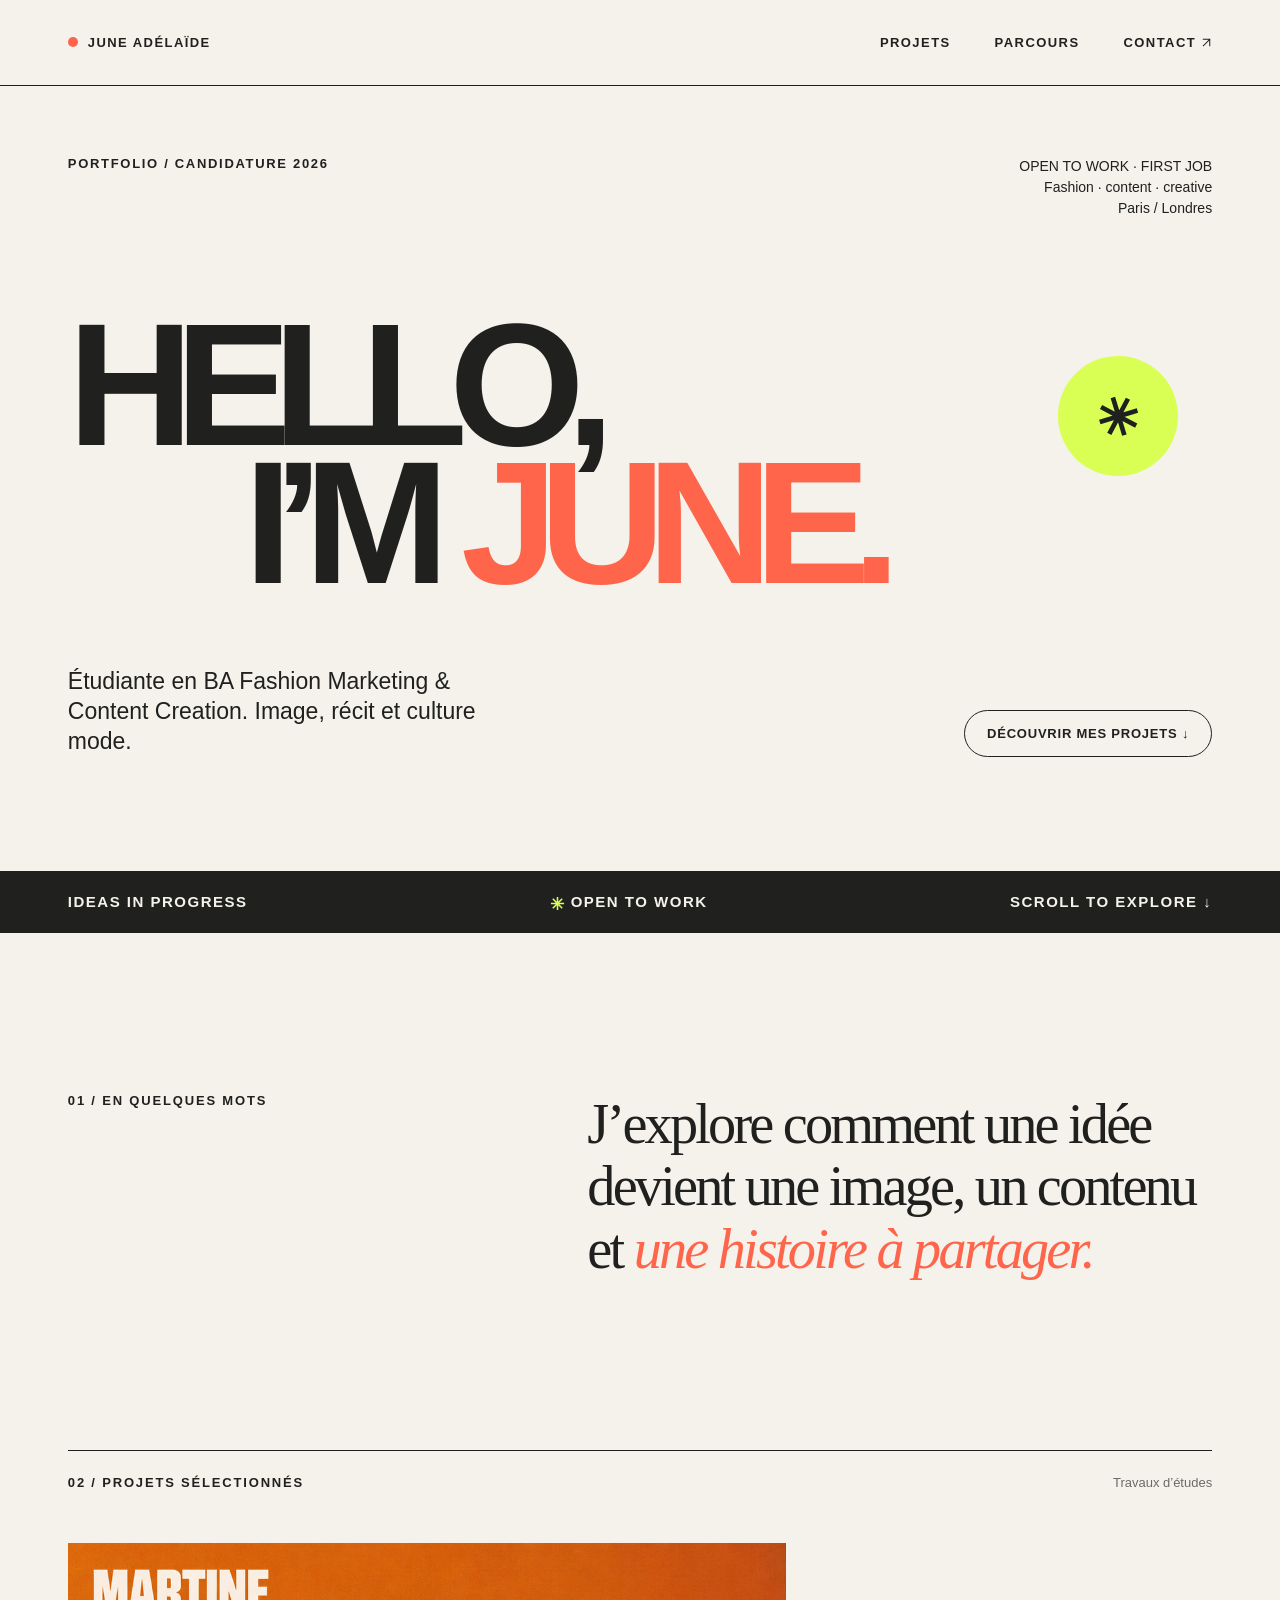
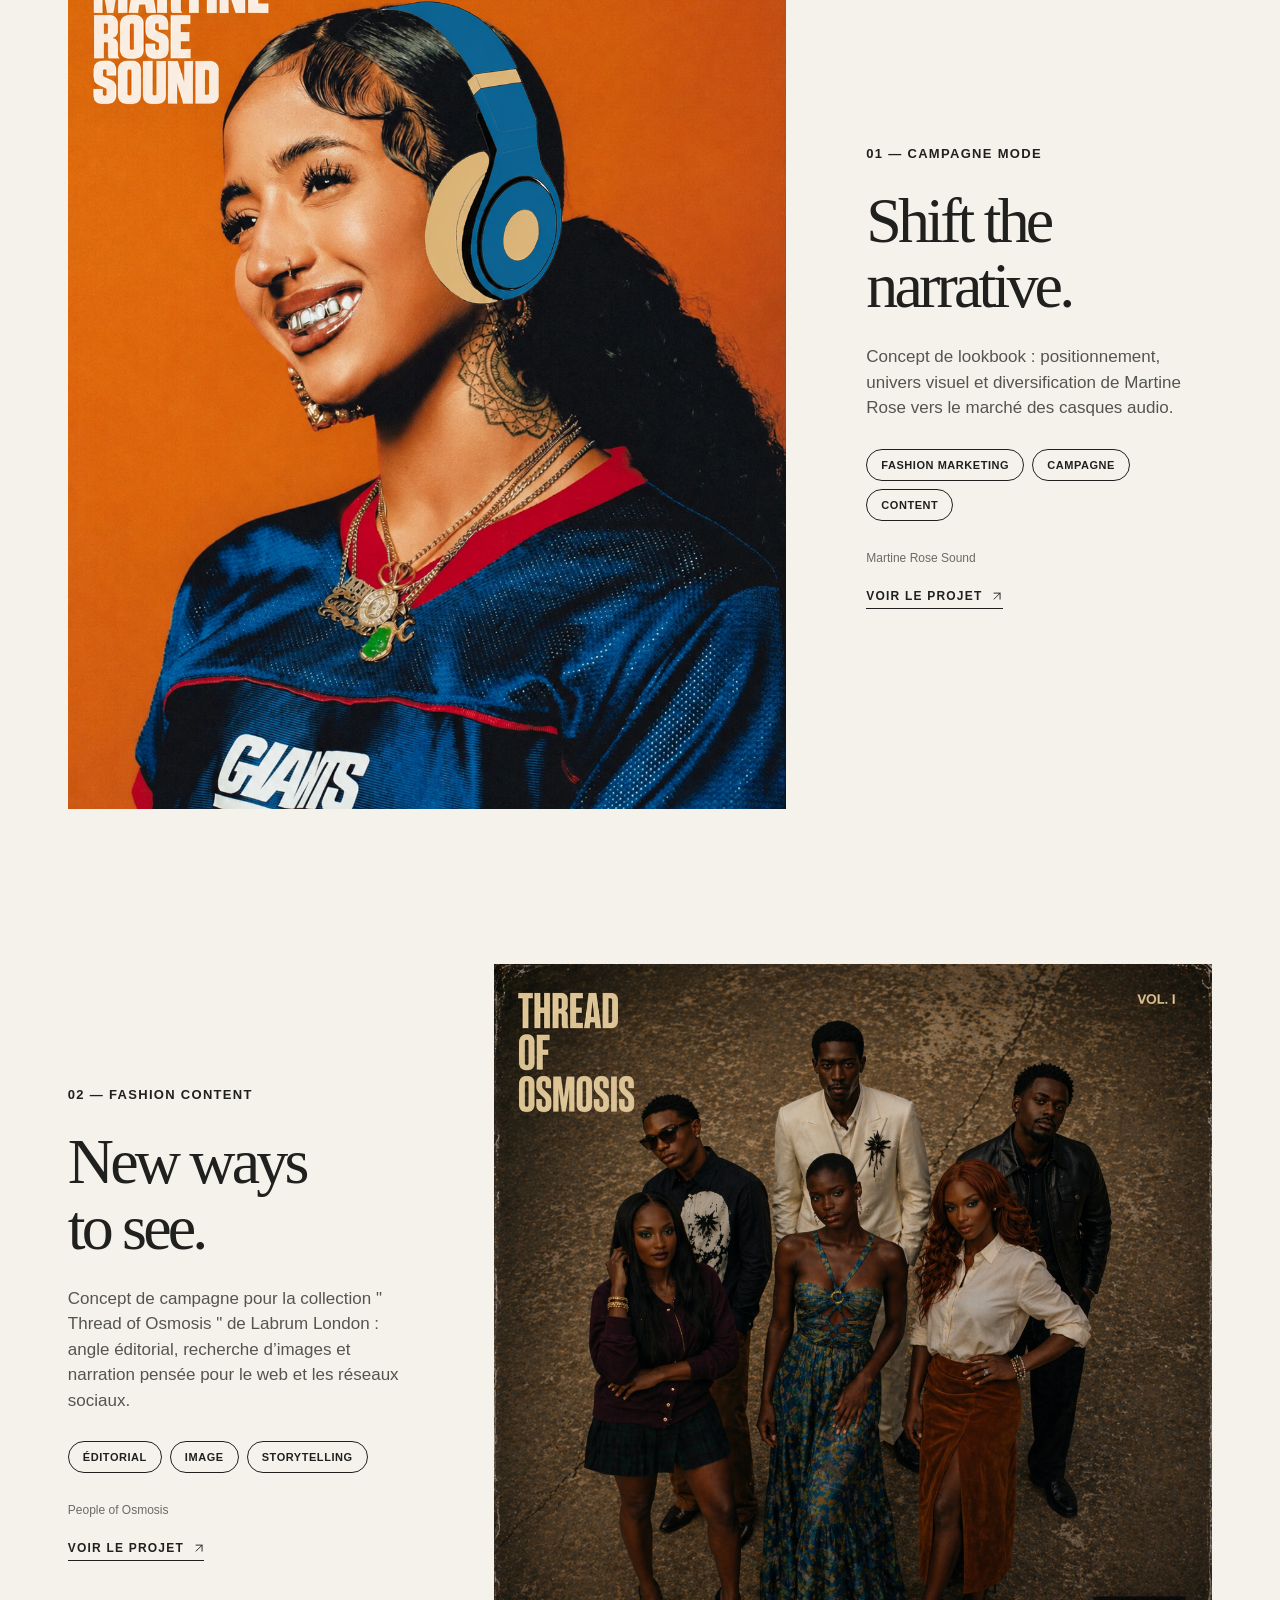
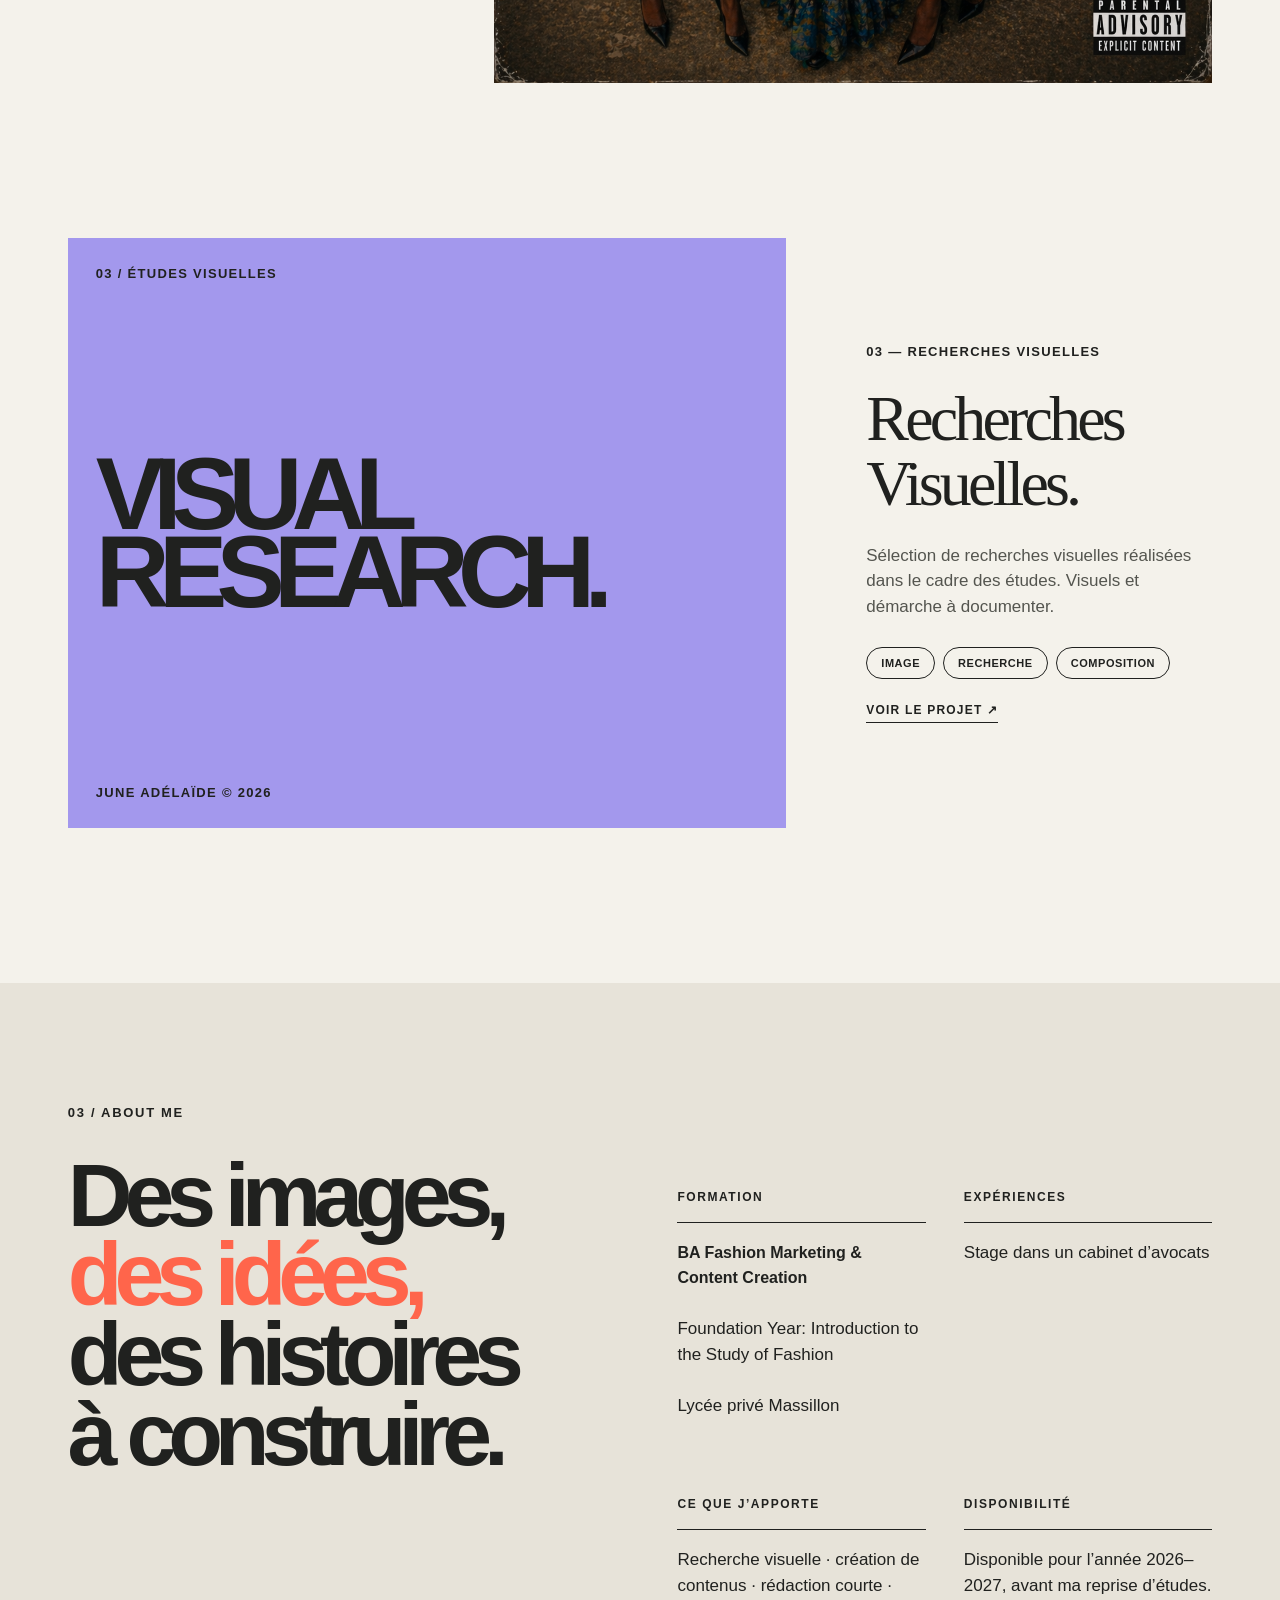
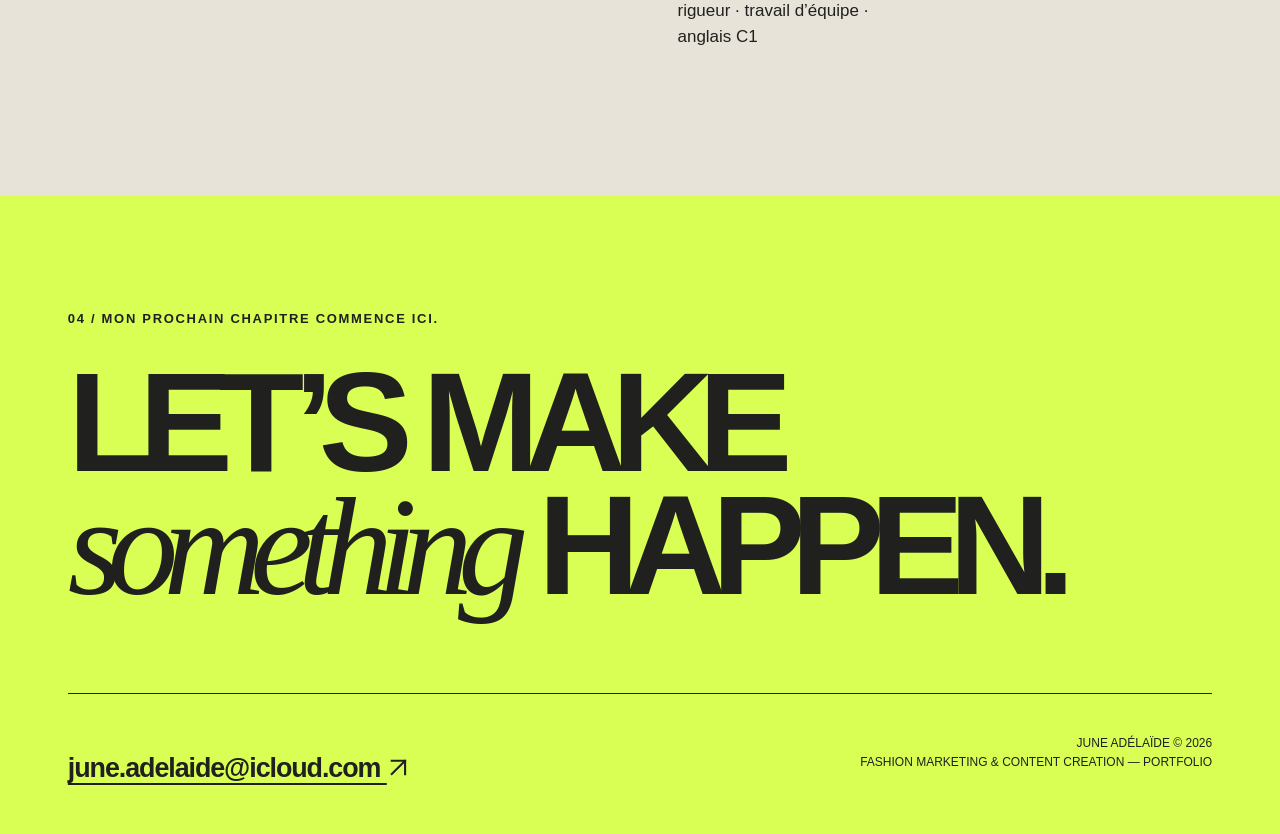
<file: index.html>
<!doctype html>
<html lang="fr">

<head>
  <meta charset="utf-8">
  <meta name="viewport" content="width=device-width,initial-scale=1">
  <title>June Adélaïde — Portfolio</title>
  
  <link rel="stylesheet" href="styles.css">
</head>

<body class="home">
  <main class="page">
    <nav class="nav"><a href="#top"><span class="dot"></span>JUNE ADÉLAÏDE</a>
      <div class="nav-links"><a href="#projets">PROJETS</a><a href="#parcours">PARCOURS</a><a href="#contact">CONTACT
          <svg class="arrow-icon" viewBox="0 0 24 24" aria-hidden="true" focusable="false">
            <path d="M5 19 19 5M5 5h14v14" fill="none" stroke="currentColor" stroke-width="2.2" stroke-linecap="square"
              stroke-linejoin="miter" />
          </svg></a></div>
    </nav>
    <header class="hero" id="top">
      <div class="hero-top"><span class="eyebrow">Portfolio / candidature 2026</span>
        <p>OPEN TO WORK · FIRST JOB<br>Fashion · content · creative<br>Paris / Londres</p>
      </div>
      <div class="sun"><svg aria-hidden="true" width="1em" height="1em" viewBox="0 0 48 48" style="vertical-align:middle" fill="none" stroke="currentColor" stroke-width="5"><path d="M24 3v42M3 24h42M9 9l30 30M9 39L39 9"/></svg></div>
      <h1><span>HELLO,</span><span class="offset">I’M <em>JUNE.</em></span></h1>
      <div class="hero-baseline">
        <p>Étudiante en BA Fashion Marketing &amp; Content Creation. Image, récit et culture mode.</p><a class="pill"
          href="#projets">DÉCOUVRIR MES PROJETS ↓</a>
      </div>
    </header>
    <div class="ticker"><span>IDEAS IN PROGRESS</span><span><b><svg aria-hidden="true" width="1em" height="1em" viewBox="0 0 48 48" style="vertical-align:middle" fill="none" stroke="currentColor" stroke-width="5"><path d="M24 3v42M3 24h42M9 9l30 30M9 39L39 9"/></svg></b> OPEN TO WORK</span><span>SCROLL TO EXPLORE ↓</span>
    </div>
    <section class="intro">
      <h2>01 / En quelques mots</h2>
      <p>J’explore comment une idée devient une image, un contenu et <i>une histoire à partager.</i></p>
    </section>
    <section class="projects" id="projets">
      <div class="section-heading">
        <h2 class="section-title">02 / Projets sélectionnés</h2>
        <p>Travaux d’études</p>
      </div>
      <article class="project">
        <div class="art art-one">
          <img
            src="images/mrs-cover-project01.png"
            alt="Projet 01 — Campagne mode" class="project-image">
        </div>
        <div class="project-copy"><span class="number">01 — CAMPAGNE MODE</span>
          <h3>Shift the<br>narrative.</h3>
          <p>Concept de lookbook : positionnement, univers visuel et diversification de Martine Rose vers le
            marché des casques audio.</p>
          <div class="tags"><span>Fashion marketing</span><span>Campagne</span><span>Content</span></div>
          <div class="note">Martine Rose Sound</div>
          <a class="project-link" href="projet-martine-rose.html">VOIR LE PROJET <svg class="arrow-icon"
              viewBox="0 0 24 24" aria-hidden="true" focusable="false">
              <path d="M5 19 19 5M5 5h14v14" fill="none" stroke="currentColor" stroke-width="2.2"
                stroke-linecap="square" stroke-linejoin="miter" />
            </svg></a>
        </div>
      </article>
      <article class="project reverse">
        <div class="art art-two">
          <img
            src="images/osmosis-vinyle.png"
            alt="Projet 02 — Fashion content" class="project-image">
        </div>
        <div class="project-copy"><span class="number">02 — FASHION CONTENT</span>
          <h3>New ways<br>to see.</h3>
          <p>Concept de campagne pour la collection " Thread of Osmosis " de Labrum London : angle éditorial,
            recherche d’images et narration pensée pour le web et les réseaux sociaux.</p>
          <div class="tags"><span>Éditorial</span><span>Image</span><span>Storytelling</span></div>
          <div class="note">People of Osmosis</div>
          <a class="project-link" href="projet-osmosis.html">VOIR LE PROJET <svg class="arrow-icon" viewBox="0 0 24 24"
              aria-hidden="true" focusable="false">
              <path d="M5 19 19 5M5 5h14v14" fill="none" stroke="currentColor" stroke-width="2.2"
                stroke-linecap="square" stroke-linejoin="miter" />
            </svg></a>
        </div>
      </article>
      <article class="project project-visual">
        <div class="art art-three" role="img" aria-label="Composition typographique Visual Research sur fond lavande">
          <span>03 / ÉTUDES VISUELLES</span>
          <strong>VISUAL<br>RESEARCH.</strong>
          <span>JUNE ADÉLAÏDE © 2026</span>
        </div>
        <div class="project-copy"><span class="number">03 — RECHERCHES VISUELLES</span>
          <h3>Recherches<br>Visuelles.</h3>
          <p>Sélection de recherches visuelles réalisées dans le cadre des études. Visuels et démarche à documenter.</p>
          <div class="tags"><span>Image</span><span>Recherche</span><span>Composition</span></div>
          <a class="project-link" href="projet-visual-research.html">VOIR LE PROJET ↗</a>
        </div>
      </article>
    </section>
    <section class="about" id="parcours">
      <div><span class="eyebrow">03 / About me</span>
        <h2>Des images,<br><span>des idées,</span><br>des histoires<br>à construire.</h2>
      </div>
      <div class="about-grid">
        <div>
          <h3>Formation</h3>
          <p><strong>BA Fashion Marketing &amp; Content Creation</strong><br><br>Foundation Year: Introduction to the Study
            of Fashion<br><br>Lycée privé Massillon
          </p>
        </div>
        <div>
          <h3>Expériences</h3>
          <p>Stage dans un cabinet d’avocats</p>
        </div>
        <div>
          <h3>Ce que j’apporte</h3>
          <p>Recherche visuelle · création de contenus · rédaction courte · rigueur · travail d’équipe · anglais C1</p>
        </div>
        <div>
          <h3>Disponibilité</h3>
          <p>Disponible pour l’année 2026–2027, avant ma reprise d’études.</p>
        </div>
      </div>
    </section>
    <footer class="end" id="contact">
      <div class="eyebrow">04 / Mon prochain chapitre commence ici.</div>
      <h2>LET<b class="contact-apostrophe">’</b>S MAKE<br><span>something</span> HAPPEN.</h2>
      <div class="end-bottom"><a href="mailto:june.adelaide@icloud.com">june.adelaide@icloud.com <svg class="arrow-icon"
            viewBox="0 0 24 24" aria-hidden="true" focusable="false">
            <path d="M5 19 19 5M5 5h14v14" fill="none" stroke="currentColor" stroke-width="2.2" stroke-linecap="square"
              stroke-linejoin="miter" />
          </svg></a>
        <p>JUNE ADÉLAÏDE © 2026<br>FASHION MARKETING & CONTENT CREATION — PORTFOLIO</p>
      </div>
    </footer>
  </main>
</body>

</html>
</file>
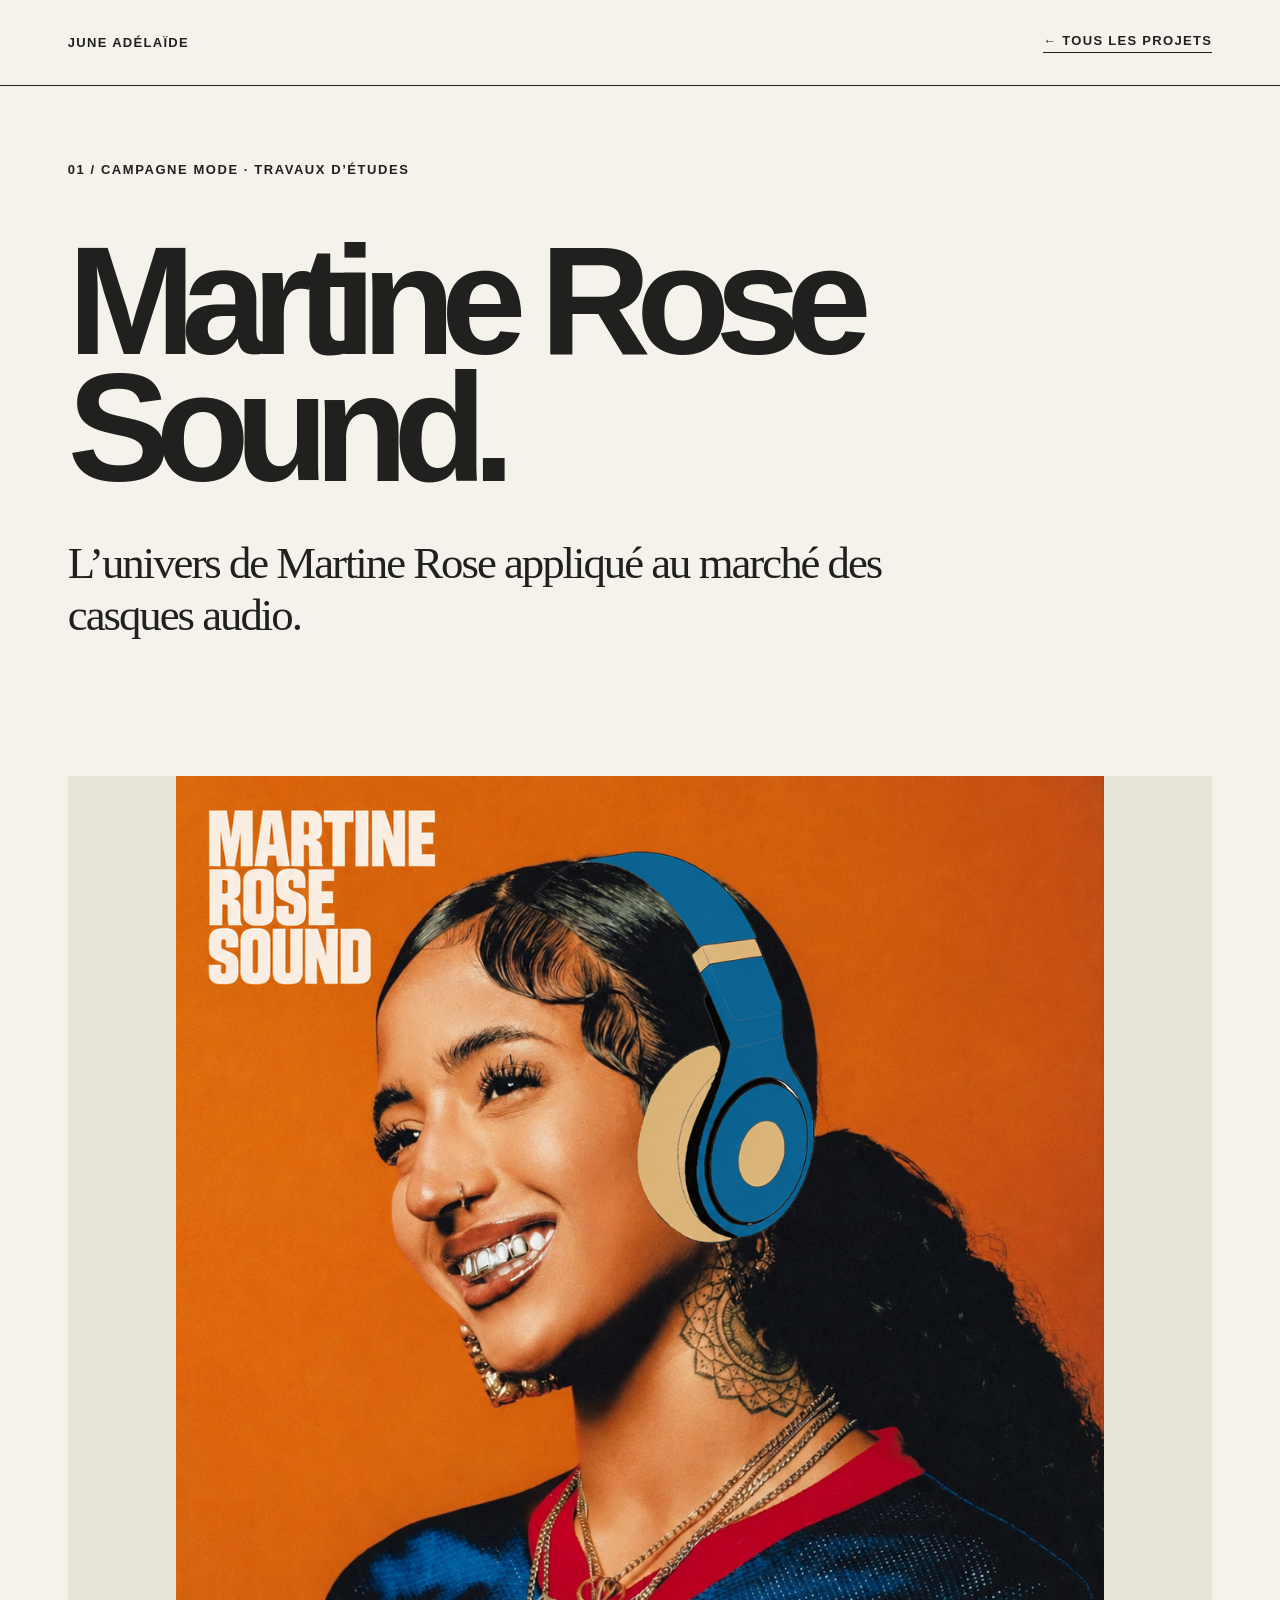
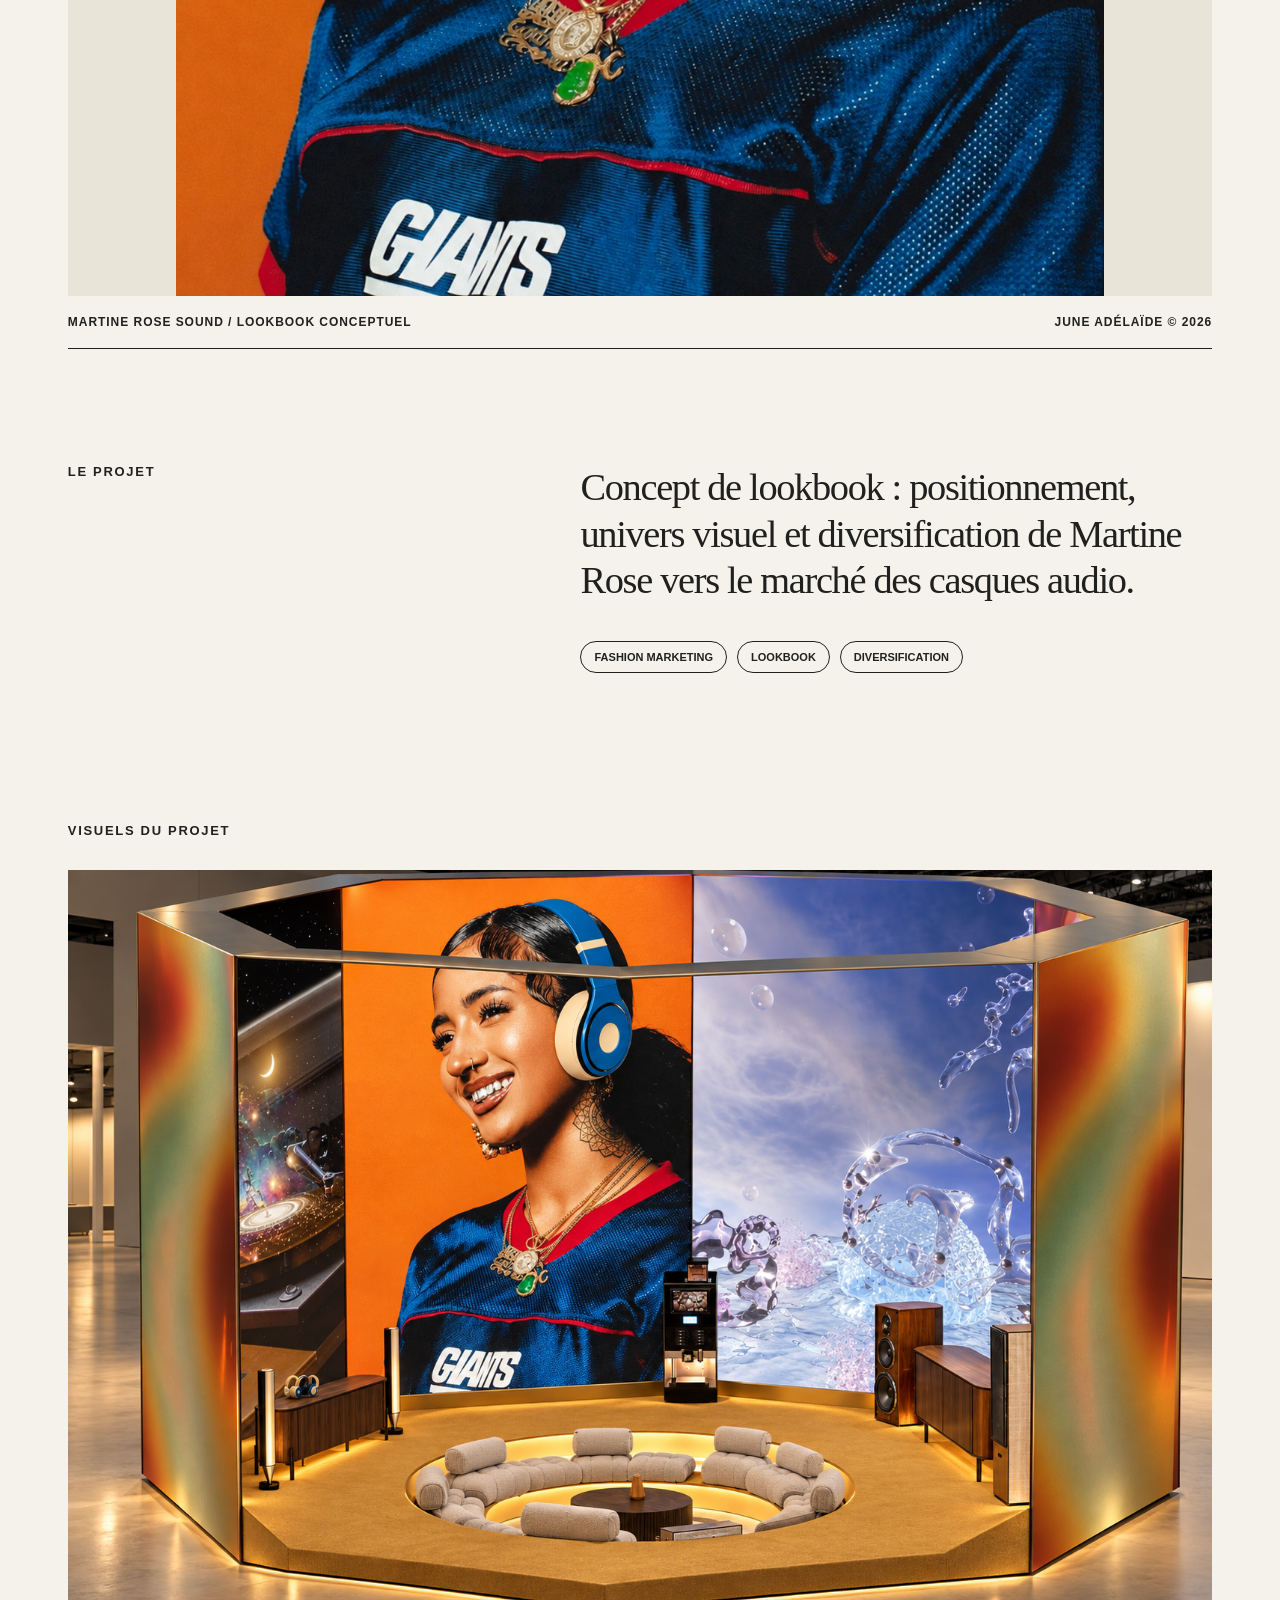
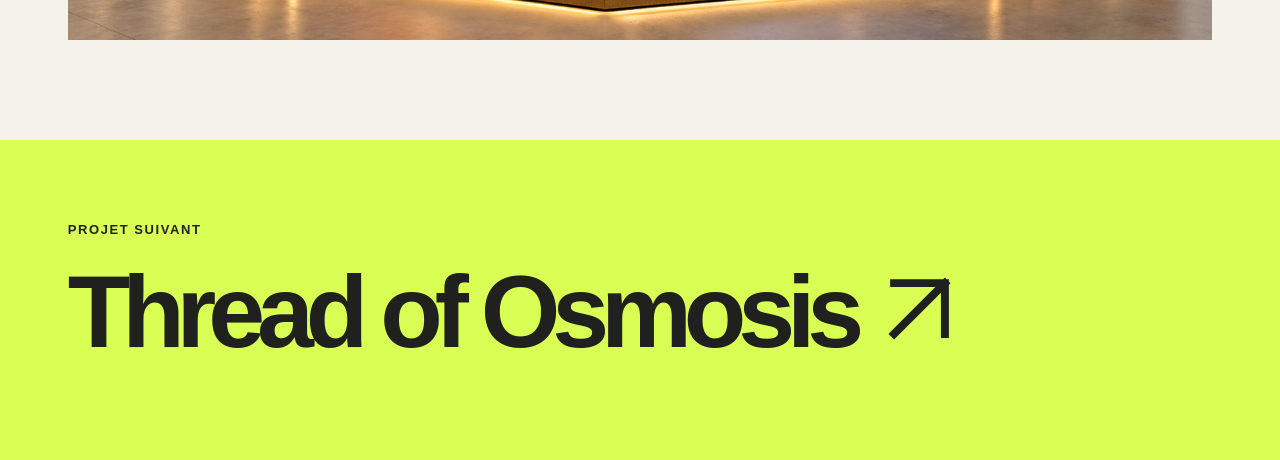
<file: projet-martine-rose.html>
<!doctype html>
<html lang="fr">

<head>
  <meta charset="utf-8">
  <meta name="viewport" content="width=device-width,initial-scale=1">
  <title>Martine Rose Sound. — June Adélaïde</title>
  
  
  <link rel="stylesheet" href="styles.css">
</head>

<body class="martine">
  <main class="page">
    <nav class="nav"><a href="index.html">JUNE ADÉLAÏDE</a>
      <a href="index.html#projets">← TOUS LES PROJETS</a>
    </nav>
    <header class="intro"><span class="eyebrow">01 / Campagne mode · Travaux d’études</span>
      <h1>Martine Rose<br>Sound.</h1>
      <p class="lede">L’univers de Martine Rose appliqué au marché des casques audio.</p>
    </header>
    <figure class="hero-image"><img
        src="images/mrs-cover-project01.png"
        alt="Visuel du projet Martine Rose Sound.">
      <figcaption class="caption"><span>Martine Rose Sound / lookbook conceptuel</span><span>JUNE ADÉLAÏDE © 2026</span>
      </figcaption>
    </figure>
    <section class="reading">
      <h2>Le projet</h2>
      <div>
        <p>Concept de lookbook : positionnement, univers visuel et diversification de Martine Rose vers le marché
          des casques audio.</p>
        <div class="meta"><span>Fashion marketing</span><span>Lookbook</span><span>Diversification</span></div>
      </div>
    </section>
    <section class="project-gallery" aria-label="Visuels du projet"><h2>Visuels du projet</h2><div class="gallery-track"><figure class="gallery-item wide"><a href="images/pop-up-martinrosesound.png" target="_blank" rel="noopener" aria-label="Agrandir : Proposition de pop-up Martine Rose Sound"><img src="images/pop-up-martinrosesound.png" alt="Proposition de pop-up Martine Rose Sound" loading="lazy" decoding="async"></a></figure></div></section>
<footer class="next"><span class="eyebrow">Projet suivant</span><a href="projet-osmosis.html">Thread of Osmosis <svg
          class="arrow-icon" viewBox="0 0 24 24" aria-hidden="true" focusable="false">
          <path d="M5 19 19 5M5 5h14v14" fill="none" stroke="currentColor" stroke-width="2.2" stroke-linecap="square"
            stroke-linejoin="miter" />
        </svg></a></footer>
  </main>
</body>

</html>
</file>
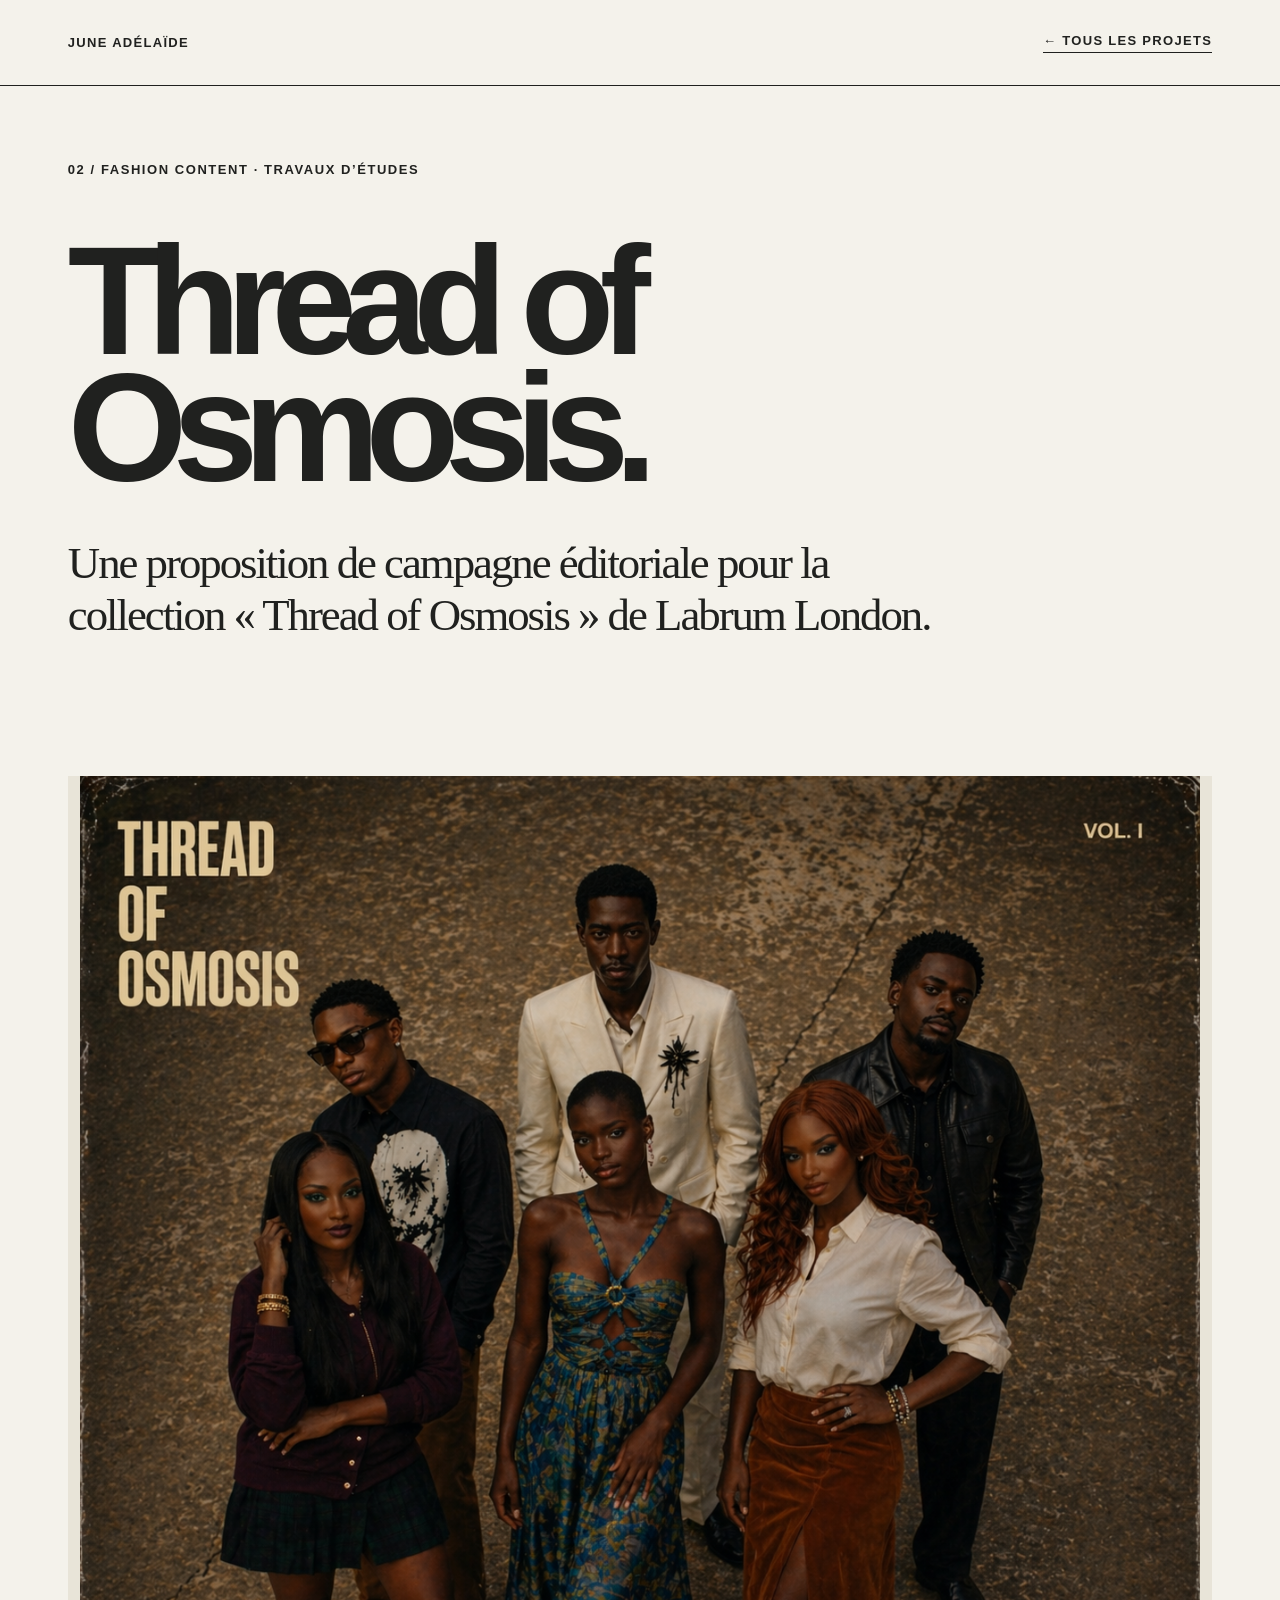
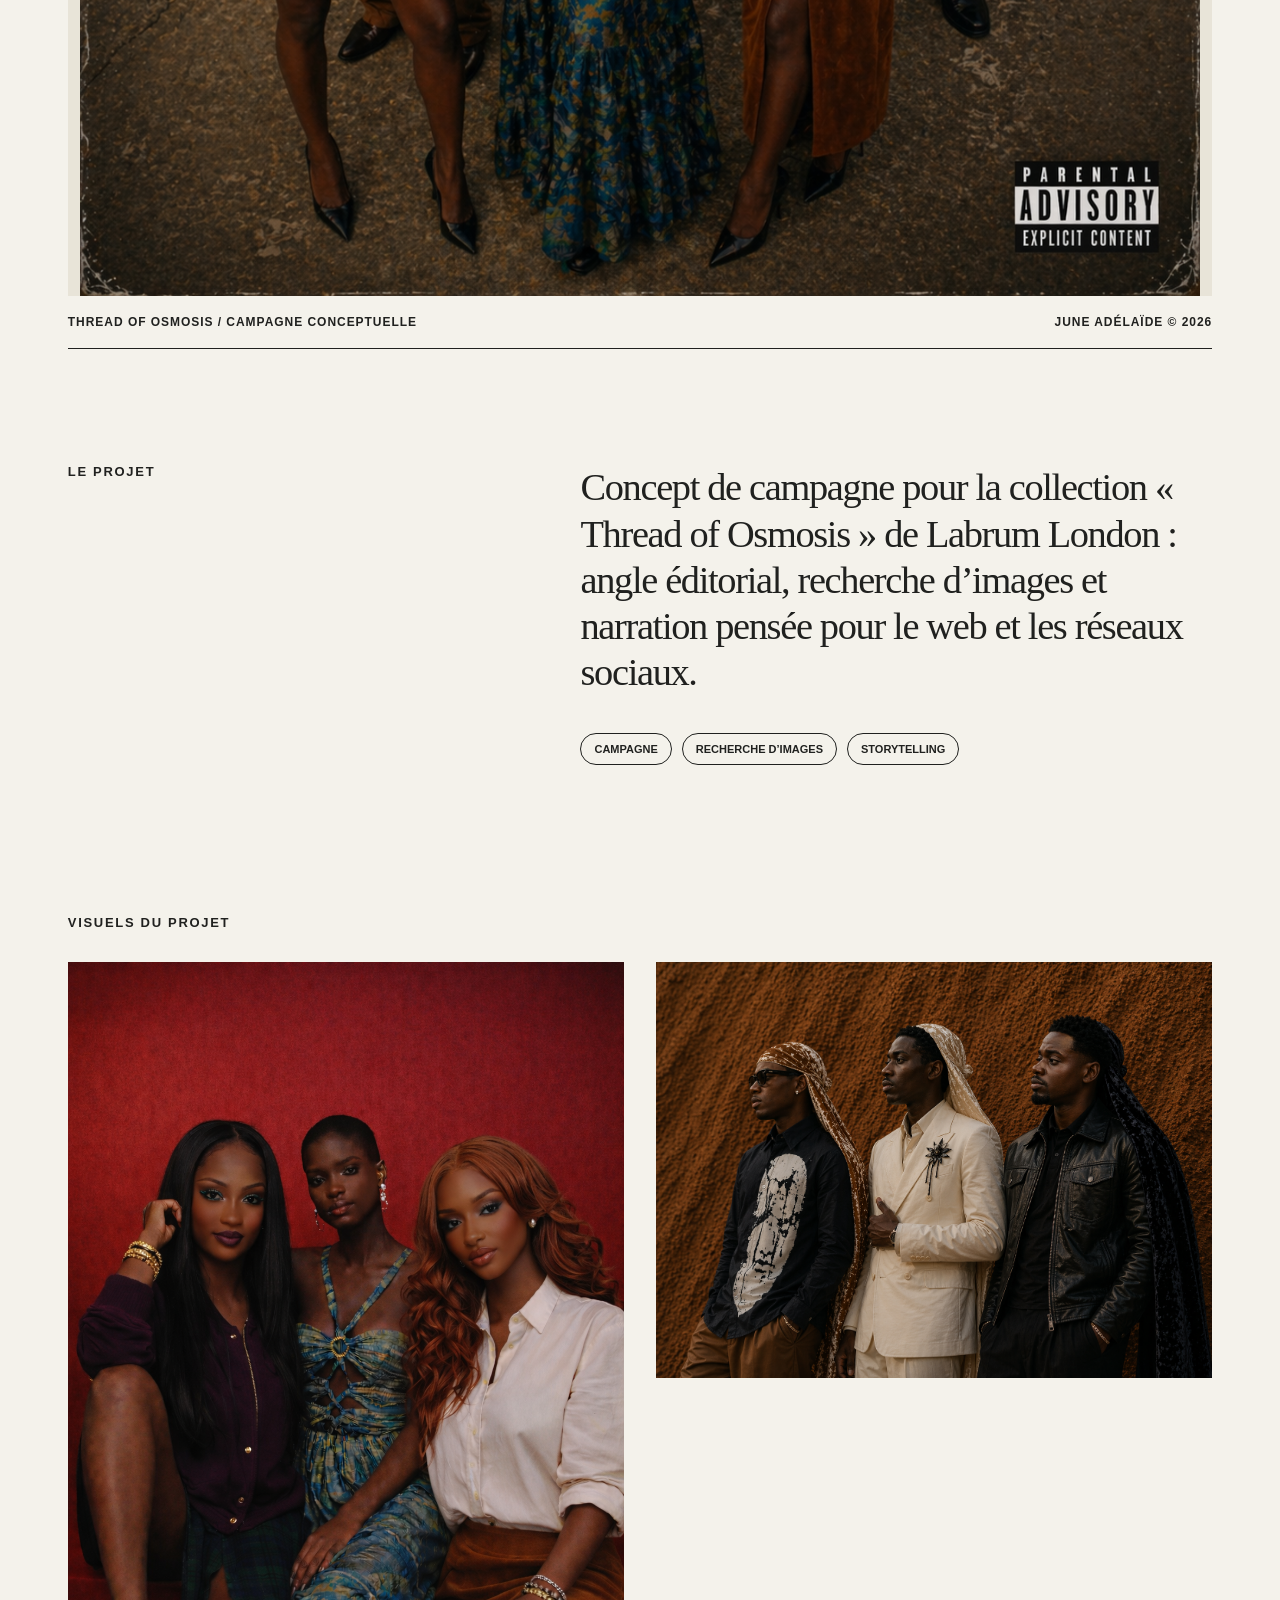
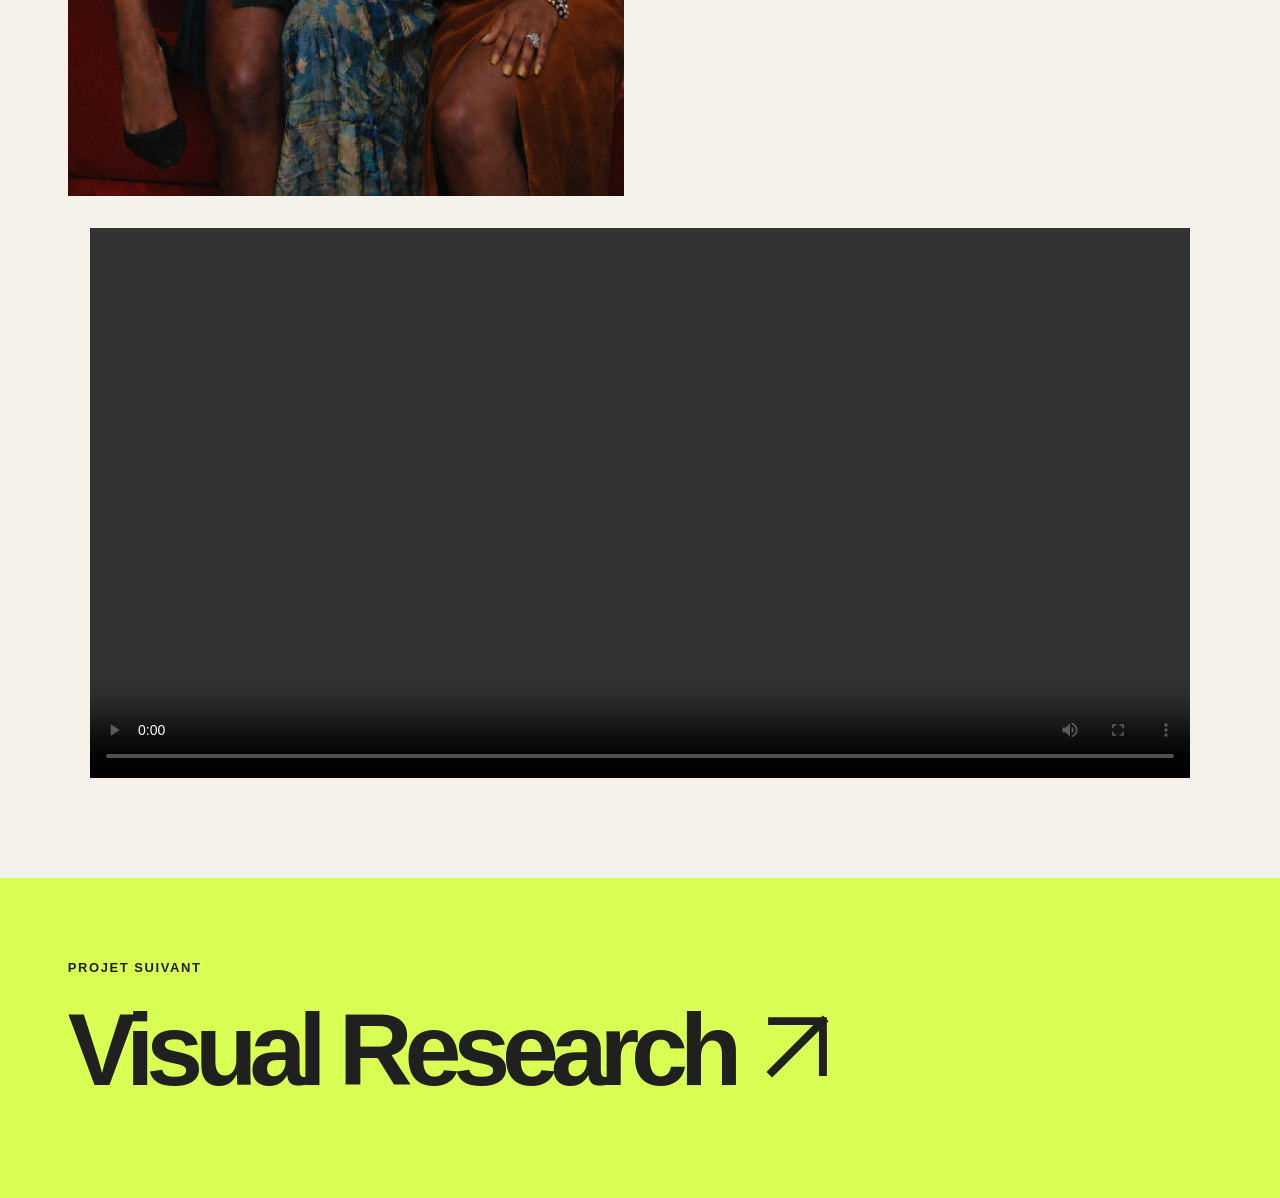
<file: projet-osmosis.html>
<!doctype html>
<html lang="fr">

<head>
  <meta charset="utf-8">
  <meta name="viewport" content="width=device-width,initial-scale=1">
  <title>Thread of Osmosis. — June Adélaïde</title>
  
  
  <link rel="stylesheet" href="styles.css">
</head>

<body class="osmosis">
  <main class="page">
    <nav class="nav"><a href="index.html">JUNE ADÉLAÏDE</a>
      <a href="index.html#projets">← TOUS LES PROJETS</a>
    </nav>
    <header class="intro"><span class="eyebrow">02 / Fashion content · Travaux d’études</span>
      <h1>Thread of<br>Osmosis.</h1>
      <p class="lede">Une proposition de campagne éditoriale pour la collection « Thread of Osmosis » de Labrum London.
      </p>
    </header>
    <figure class="hero-image"><img
        src="images/osmosis-vinyle.png"
        alt="Visuel du projet Thread of Osmosis.">
      <figcaption class="caption"><span>Thread of Osmosis / campagne conceptuelle</span><span>JUNE ADÉLAÏDE ©
          2026</span></figcaption>
    </figure>
    <section class="reading">
      <h2>Le projet</h2>
      <div>
        <p>Concept de campagne pour la collection « Thread of Osmosis » de Labrum London : angle éditorial,
          recherche d’images et narration pensée pour le web et les réseaux sociaux.</p>
        <div class="meta"><span>Campagne</span><span>Recherche d’images</span><span>Storytelling</span></div>
      </div>
    </section>
    <section class="project-gallery" aria-label="Visuels du projet"><h2>Visuels du projet</h2><div class="gallery-track"><figure class="gallery-item"><a href="images/g-osmosis.png" target="_blank" rel="noopener" aria-label="Agrandir : Visuel de campagne Osmosis — trois femmes"><img src="images/g-osmosis.png" alt="Visuel de campagne Osmosis — trois femmes" loading="lazy" decoding="async"></a></figure><figure class="gallery-item"><a href="images/b-osmosis.png" target="_blank" rel="noopener" aria-label="Agrandir : Visuel de campagne Osmosis — trois hommes"><img src="images/b-osmosis.png" alt="Visuel de campagne Osmosis — trois hommes" loading="lazy" decoding="async"></a></figure><figure class="gallery-item wide"><video controls playsinline preload="metadata" aria-label="Vidéo du projet Thread of Osmosis"><source src="images/vid-osmosis.mov">Ton navigateur ne peut pas lire cette vidéo. <a href="images/vid-osmosis.mov">Ouvrir la vidéo</a>.</video></figure></div></section>
<footer class="next"><span class="eyebrow">Projet suivant</span><a href="projet-visual-research.html">Visual
        Research <svg class="arrow-icon" viewBox="0 0 24 24" aria-hidden="true" focusable="false">
          <path d="M5 19 19 5M5 5h14v14" fill="none" stroke="currentColor" stroke-width="2.2" stroke-linecap="square"
            stroke-linejoin="miter" />
        </svg></a></footer>
  </main>
</body>

</html>
</file>
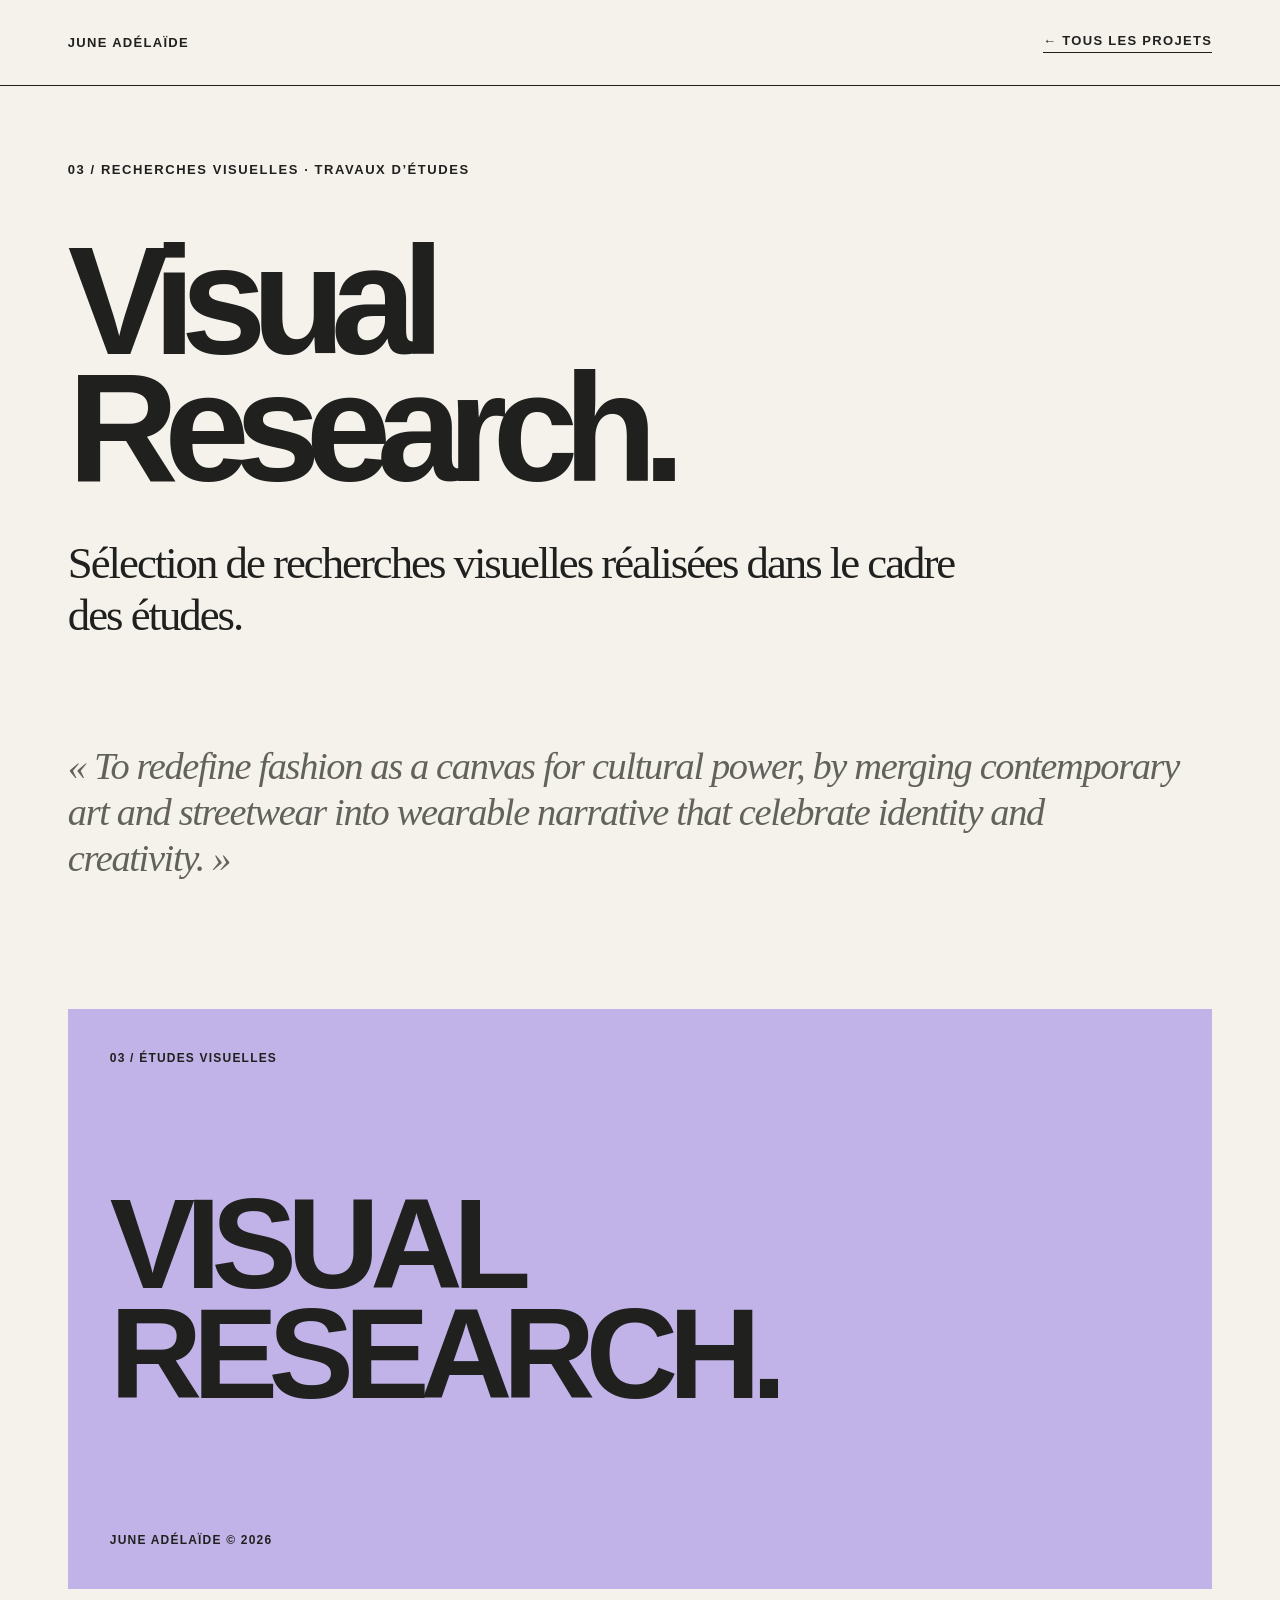
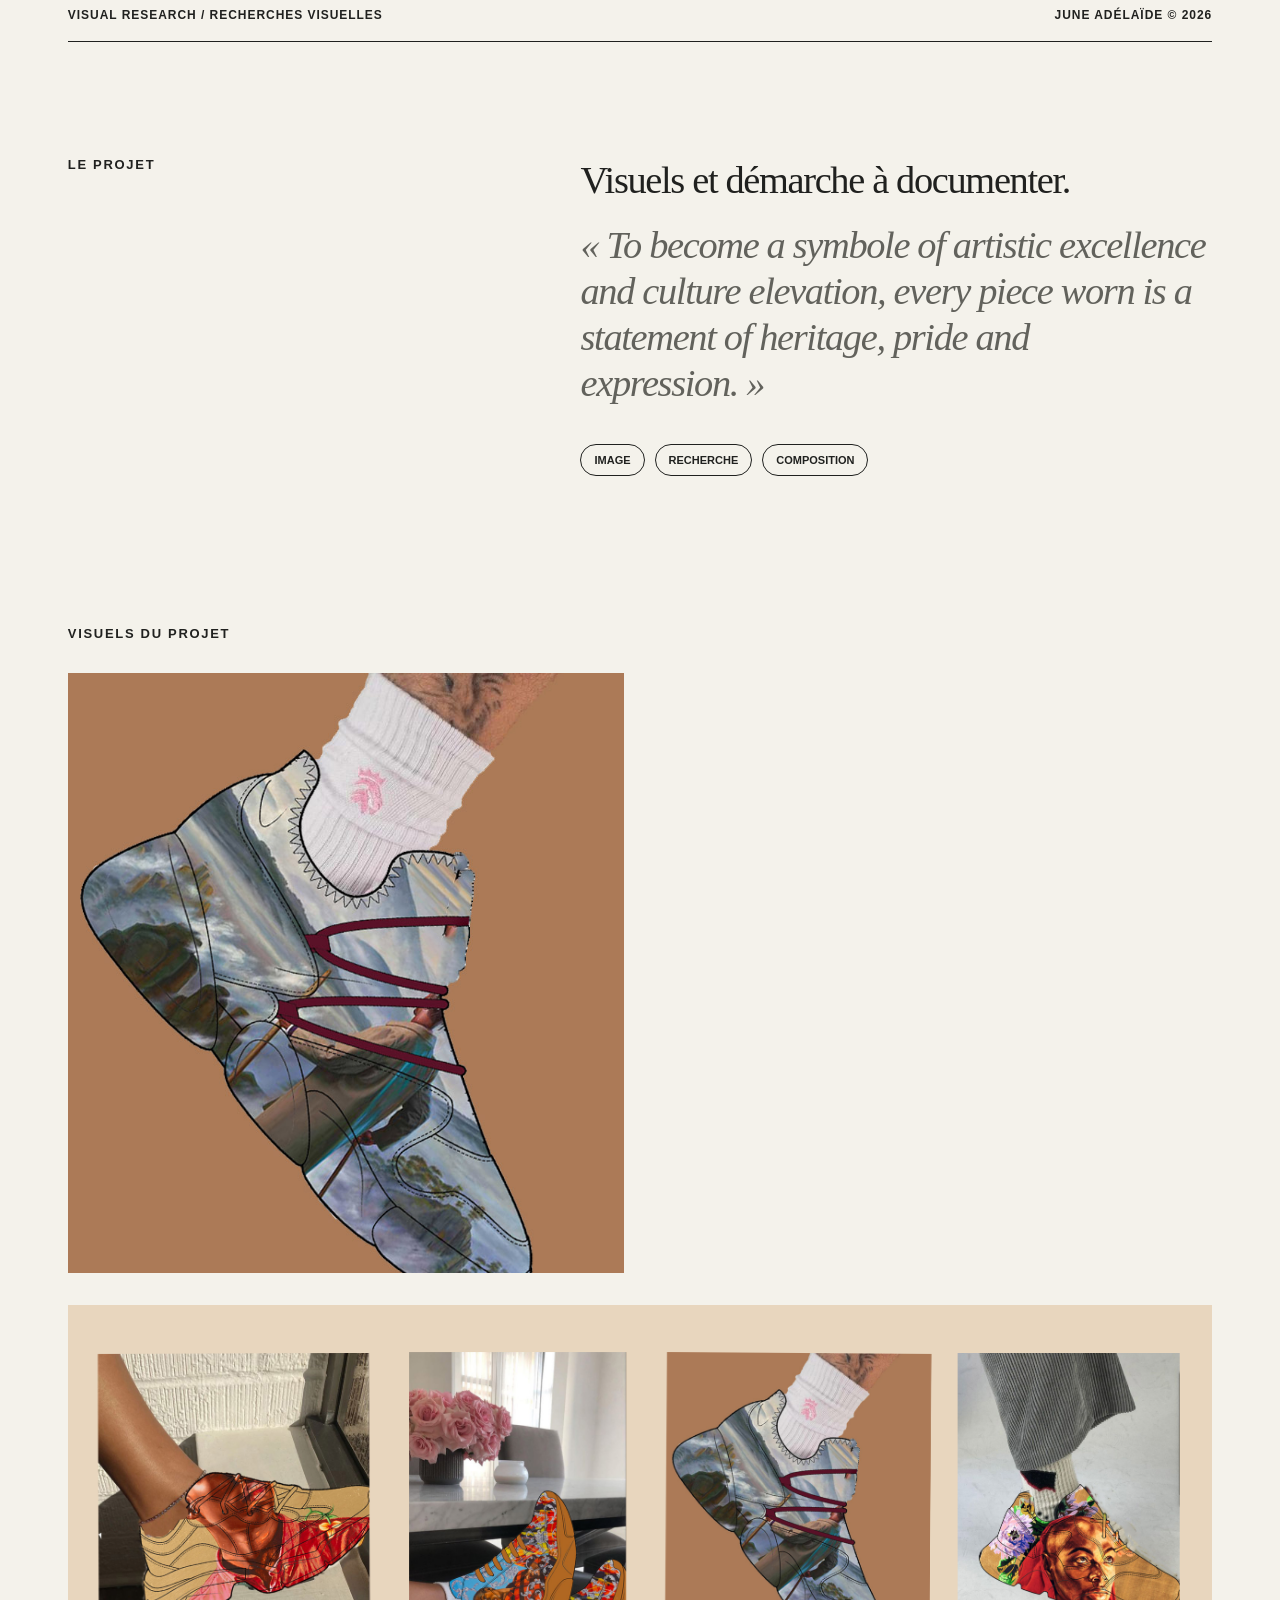
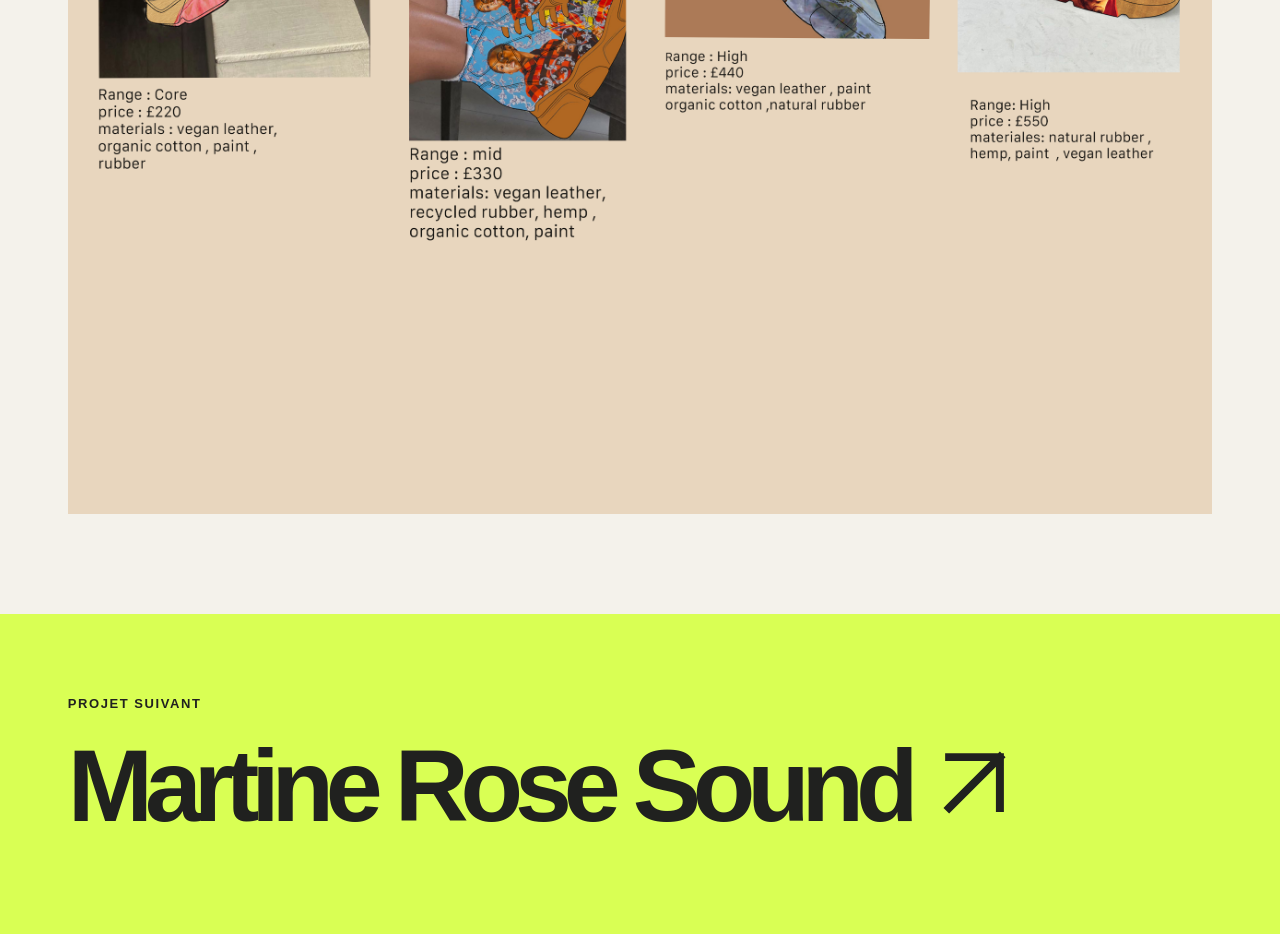
<file: projet-visual-research.html>
<!doctype html>
<html lang="fr">

<head>
  <meta charset="utf-8">
  <meta name="viewport" content="width=device-width,initial-scale=1">
  <title>Visual Research — June Adélaïde</title>
  
  
  <link rel="stylesheet" href="styles.css">
</head>

<body class="visual">
  <main class="page">
    <nav class="nav"><a href="index.html">JUNE ADÉLAÏDE</a>
      <a href="index.html#projets">← TOUS LES PROJETS</a>
    </nav>
    <header class="intro"><span class="eyebrow">03 / Recherches visuelles · Travaux d’études</span>
      <h1>Visual<br>Research.</h1>
      <p class="lede">Sélection de recherches visuelles réalisées dans le cadre des études.</p><br>
      <p class="project-quote"><em>«&nbsp;To redefine fashion as a canvas for cultural power, by merging contemporary art and streetwear into wearable
        narrative that celebrate identity and creativity.&nbsp;»</em></p>
    </header>
    <figure class="hero-image">
      <div class="visual-cover" role="img" aria-label="Composition typographique Visual Research sur fond lavande">
        <span>03 / ÉTUDES VISUELLES</span><strong>VISUAL<br>RESEARCH.</strong><span>JUNE ADÉLAÏDE © 2026</span>
      </div>
      <figcaption class="caption"><span>Visual Research / recherches visuelles</span><span>JUNE ADÉLAÏDE © 2026</span>
      </figcaption>
    </figure>
    <section class="reading">
      <h2>Le projet</h2>
      <div>
        <p>Visuels et démarche à documenter.</p><br>
        <p class="project-quote"><em>«&nbsp;To become a symbole of artistic excellence and culture elevation, every piece worn is a statement of
          heritage, pride and expression.&nbsp;»</em></p>
        <div class="meta"><span>Image</span><span>Recherche</span><span>Composition</span></div>
      </div>
    </section>
    <section class="project-gallery" aria-label="Visuels du projet"><h2>Visuels du projet</h2><div class="gallery-track"><figure class="gallery-item"><a href="images/riot-kicks-look.jpg" target="_blank" rel="noopener" aria-label="Agrandir : Recherche visuelle Riot — chaussure portée"><img src="images/riot-kicks-look.jpg" alt="Recherche visuelle Riot — chaussure portée" loading="lazy" decoding="async"></a></figure><figure class="gallery-item wide"><a href="images/riot-range-final.png" target="_blank" rel="noopener" aria-label="Agrandir : Planche de recherches Riot — gamme de chaussures"><img src="images/riot-range-final.png" alt="Planche de recherches Riot — gamme de chaussures" loading="lazy" decoding="async"></a></figure></div></section>
<footer class="next"><span class="eyebrow">Projet suivant</span><a href="projet-martine-rose.html">Martine Rose
        Sound <svg class="arrow-icon" viewBox="0 0 24 24" aria-hidden="true" focusable="false">
          <path d="M5 19 19 5M5 5h14v14" fill="none" stroke="currentColor" stroke-width="2.2" stroke-linecap="square"
            stroke-linejoin="miter" />
        </svg></a></footer>
  </main>
</body>

</html>
</file>
<file: styles.css>
/* Portfolio JAS — styles communs ; variantes home, martine, osmosis, visual. */
body.home { --paper: #f4f2eb; --ink: #20211f; --acid: #d9ff54; --orange: #ff654b; --lavender: #a398ed; --muted: #6b6b65 }

body.home * { box-sizing: border-box }

html { scroll-behavior: smooth }

body.home { margin: 0; background: var(--paper); color: var(--ink); font-family: Arial, Helvetica, sans-serif }

body.home a { color: inherit; text-decoration: none }

body.home .arrow-icon,
body.martine .arrow-icon,
body.osmosis .arrow-icon,
body.visual .arrow-icon { display: inline-block; width: .85em; height: .85em; vertical-align: -.05em; }

body.home button { font: inherit }

body.home .page { max-width: 1800px; margin: auto; overflow: hidden }

body.home .nav { height: 86px; display: flex; align-items: center; justify-content: space-between; padding: 0 5.3%; border-bottom: 1px solid var(--ink); font-size: 13px; font-weight: 800; letter-spacing: .11em }

body.home .nav-links { display: flex; gap: 44px }

body.home .nav .dot { display: inline-block; width: 10px; height: 10px; background: var(--orange); border-radius: 50%; margin-right: 10px }

body.home .hero { min-height: 785px; position: relative; padding: 70px 5.3% 100px }

body.home .eyebrow { font-size: 13px; font-weight: 800; letter-spacing: .13em; text-transform: uppercase }

body.home .hero-top { display: flex; justify-content: space-between; align-items: flex-start }

body.home .hero-top p { margin: 0; text-align: right; max-width: 230px; font-size: 14px; line-height: 1.5 }

body.home .hero h1 { font-size: clamp(112px, 13.6vw, 240px); letter-spacing: -.105em; line-height: .79; margin: 97px 0 0; font-weight: 900 }

body.home .hero h1 span { display: block }

body.home .hero h1 .offset { margin-left: 15.4% }

body.home .hero h1 em { font-style: normal; color: var(--orange) }

body.home .hero-baseline { display: flex; justify-content: space-between; align-items: flex-end; margin-top: 76px }

body.home .hero-baseline p { max-width: 460px; margin: 0; font-size: 23px; line-height: 1.3 }

body.home .pill { border: 1px solid var(--ink); border-radius: 100px; padding: 15px 22px; font-size: 13px; font-weight: 800; letter-spacing: .06em }

body.home .sun { position: absolute; width: 120px; height: 120px; right: 8%; top: 270px; background: var(--acid); border-radius: 50%; display: grid; place-items: center; transform: rotate(-17deg); font-size: 45px }

body.home .ticker { background: var(--ink); color: var(--paper); padding: 22px 5.3%; display: flex; justify-content: space-between; font-weight: 800; font-size: 15px; letter-spacing: .1em; text-transform: uppercase }

body.home .ticker b { color: var(--acid) }

body.home .intro { padding: 160px 5.3% 170px; display: grid; grid-template-columns: 1fr 1.5fr; gap: 9% }

body.home .intro h2,
body.home .section-title { font-size: 13px; letter-spacing: .14em; text-transform: uppercase; margin: 0 }

body.home .intro p { font-family: Georgia, 'Times New Roman', serif; font-size: clamp(35px, 4.4vw, 70px); line-height: 1.11; letter-spacing: -.05em; margin: 0 }

body.home .intro p i { font-weight: normal; color: var(--orange) }

body.home .projects { padding: 0 5.3% }

body.home .section-heading { display: flex; justify-content: space-between; align-items: baseline; border-top: 1px solid var(--ink); padding-top: 24px; margin-bottom: 53px }

body.home .section-heading p { margin: 0; font-size: 13px; color: var(--muted) }

body.home .project { display: grid; grid-template-columns: 1.35fr .65fr; gap: 7%; align-items: center; margin-bottom: 155px }

body.home .project.reverse { grid-template-columns: .65fr 1.35fr }

body.home .project.reverse .art { order: 2 }

body.home .project.reverse .project-copy { order: 1 }

body.home .art { width: 100%; height: auto; overflow: hidden; }

body.home .project-image { display: block; width: 100%; height: auto; }

body.home .project-copy .number { font-weight: 800; font-size: 13px; letter-spacing: .1em }

body.home .project-copy h3 { font-family: Georgia, 'Times New Roman', serif; font-weight: normal; font-size: clamp(45px, 5vw, 82px); letter-spacing: -.06em; line-height: 1.02; margin: 26px 0 }

body.home .project-copy p { max-width: 430px; font-size: 17px; line-height: 1.5; color: #54554f }

body.home .tags { display: flex; gap: 8px; flex-wrap: wrap; margin-top: 28px }

body.home .tags span { border: 1px solid var(--ink); border-radius: 100px; padding: 9px 14px; font-size: 11px; font-weight: 800; letter-spacing: .05em; text-transform: uppercase }

body.home .note { margin-top: 30px; color: var(--muted); font-size: 12px }

body.home .about { background: #e7e3d9; padding: 120px 5.3% 130px; display: grid; grid-template-columns: .95fr 1.05fr; gap: 11% }

body.home .about h2 { font-size: clamp(67px, 7vw, 116px); line-height: .89; letter-spacing: -.09em; margin: 35px 0 0 }

body.home .about h2 span { color: var(--orange) }

body.home .about-grid { display: grid; grid-template-columns: 1fr 1fr; gap: 50px 38px; padding-top: 75px }

body.home .about-grid h3 { font-size: 12px; letter-spacing: .13em; text-transform: uppercase; border-bottom: 1px solid; padding-bottom: 18px }

body.home .about-grid p { font-size: 17px; line-height: 1.5 }

body.home .about-grid strong { font-size: 16px }

body.home .end { background: var(--acid); padding: 115px 5.3% 50px }

body.home .end .eyebrow { margin-bottom: 36px }

body.home .end h2 { font-size: clamp(80px, 11vw, 182px); line-height: .87; letter-spacing: -.105em; margin: 0 0 85px }

body.home .end h2 span { font-family: Georgia, serif; font-weight: normal; font-style: italic }

body.home .end-bottom { display: flex; justify-content: space-between; align-items: end; border-top: 1px solid var(--ink); padding-top: 28px; gap: 30px }

body.home .end-bottom a { font-size: clamp(19px, 2.1vw, 34px); font-weight: 800; letter-spacing: -.04em; text-decoration: underline; text-underline-offset: 6px }

body.home .end-bottom p { font-size: 12px; line-height: 1.6; text-align: right }

@media(max-width:800px) {
body.home .nav { height: 67px }
}

@media(max-width:800px) {
body.home .nav-links { gap: 16px; font-size: 10px }
}

@media(max-width:800px) {
body.home .nav-links a:nth-child(2),
body.home .ticker span:nth-child(2) { display: none }
}

@media(max-width:800px) {
body.home .hero { min-height: 645px; padding-top: 40px }
}

@media(max-width:800px) {
body.home .hero-top p { font-size: 11px }
}

@media(max-width:800px) {
body.home .hero h1 { font-size: 22vw; margin-top: 130px }
}

@media(max-width:800px) {
body.home .hero h1 .offset { margin-left: 0 }
}

@media(max-width:800px) {
body.home .sun { top: 140px; right: 8%; width: 75px; height: 75px; font-size: 30px }
}

@media(max-width:800px) {
body.home .hero-baseline { display: block; margin-top: 60px }
}

@media(max-width:800px) {
body.home .hero-baseline p { font-size: 18px; margin-bottom: 35px }
}

@media(max-width:800px) {
body.home .ticker { gap: 10px; font-size: 10px }
}

@media(max-width:800px) {
body.home .intro { display: block; padding: 90px 5.3% 110px }
}

@media(max-width:800px) {
body.home .intro h2 { margin-bottom: 35px }
}

@media(max-width:800px) {
body.home .project,
body.home .project.reverse { display: flex; flex-direction: column; gap: 30px; margin-bottom: 100px; align-items: stretch }
}

@media(max-width:800px) {
body.home .project.reverse .art,
body.home .project.reverse .project-copy { order: initial }
}

@media(max-width:800px) {
body.home .project-copy h3 { margin: 13px 0 }
}

@media(max-width:800px) {
body.home .about { display: block; padding: 90px 5.3% }
}

@media(max-width:800px) {
body.home .about-grid { padding-top: 25px }
}

@media(max-width:800px) {
body.home .end { padding-top: 90px }
}

@media(max-width:800px) {
body.home .end h2 { margin-bottom: 80px }
}

@media(max-width:800px) {
body.home .end-bottom { display: block }
}

@media(max-width:800px) {
body.home .end-bottom p { text-align: left; margin-top: 55px }
}

body.home .project-link { display: inline-flex; align-items: center; gap: 10px; margin-top: 24px; border-bottom: 1px solid currentColor; padding-bottom: 5px; font-size: 12px; font-weight: 800; letter-spacing: .1em; }

body.home .project-link:hover,
body.home .project-link:focus-visible,
body.martine .next a:hover,
body.osmosis .next a:hover,
body.visual .next a:hover { color: #b63222; }

body.home .art-three { min-height: 590px; background: var(--lavender); display: flex; flex-direction: column; justify-content: space-between; padding: 28px; color: var(--ink); }

body.home .art-three span { font-size: 13px; font-weight: 800; letter-spacing: .1em; }

body.home .art-three strong { font-size: clamp(74px, 8vw, 145px); font-weight: 900; line-height: .76; letter-spacing: -.105em; overflow-wrap: anywhere; }

body.home .project-visual .project-copy { order: 2; }

@media(max-width:800px) {
body.home .art-three { min-height: 410px; }
}

@media(max-width:800px) {
body.home .art-three strong { font-size: clamp(64px, 18vw, 120px); }
}

body.home .end h2 .contact-apostrophe { font-weight: inherit; margin-left: .035em; }

body.martine,
body.osmosis,
body.visual { --paper: #f4f2eb; --ink: #20211f; --acid: #d9ff54; --orange: #ff654b; --muted: #6b6b65; }

body.martine *,
body.osmosis *,
body.visual * { box-sizing: border-box; }

html { scroll-behavior: smooth; }

body.martine,
body.osmosis,
body.visual { margin: 0; background: var(--paper); color: var(--ink); font-family: Arial, Helvetica, sans-serif; }

body.martine a,
body.osmosis a,
body.visual a { color: inherit; text-decoration: none; }

body.martine .page,
body.osmosis .page,
body.visual .page { max-width: 1800px; margin: auto; }

body.martine .nav,
body.osmosis .nav,
body.visual .nav { min-height: 86px; padding: 20px 5.3%; border-bottom: 1px solid var(--ink); display: flex; align-items: center; justify-content: space-between; gap: 20px; font-size: 13px; font-weight: 800; letter-spacing: .1em; }

body.martine .nav a:last-child,
body.osmosis .nav a:last-child,
body.visual .nav a:last-child { border-bottom: 1px solid currentColor; padding-bottom: 4px; }

body.martine .intro,
body.osmosis .intro,
body.visual .intro { padding: 74px 5.3% 90px; }

body.martine .eyebrow,
body.osmosis .eyebrow,
body.visual .eyebrow { font-size: 13px; font-weight: 800; letter-spacing: .12em; text-transform: uppercase; }

body.martine h1,
body.osmosis h1,
body.visual h1 { font-size: clamp(75px, 12vw, 180px); letter-spacing: -.095em; line-height: .83; margin: 60px 0 36px; }

body.martine .lede,
body.osmosis .lede,
body.visual .lede { max-width: 900px; font: clamp(25px, 3.5vw, 54px)/1.16 Georgia, serif; letter-spacing: -.045em; }

body.martine .hero-image,
body.osmosis .hero-image,
body.visual .hero-image { margin: 0; padding: 0 5.3%; }

body.martine .hero-image img,
body.osmosis .hero-image img,
body.visual .hero-image img { display: block; width: 100%; height: auto; max-height: 1120px; object-fit: contain; background: #e8e4d8; }

body.martine .caption,
body.osmosis .caption,
body.visual .caption { display: flex; justify-content: space-between; gap: 20px; border-bottom: 1px solid var(--ink); padding: 19px 0; font-size: 12px; font-weight: 800; letter-spacing: .08em; text-transform: uppercase; }

body.martine .reading,
body.osmosis .reading,
body.visual .reading { padding: 115px 5.3% 150px; display: grid; grid-template-columns: 1fr 1.5fr; gap: 8%; }

body.martine .reading h2,
body.osmosis .reading h2,
body.visual .reading h2 { font-size: 13px; letter-spacing: .13em; text-transform: uppercase; margin: 0; }

body.martine .reading p,
body.osmosis .reading p,
body.visual .reading p { font: clamp(25px, 3vw, 48px)/1.2 Georgia, serif; letter-spacing: -.035em; margin: 0; }

body.martine .meta,
body.osmosis .meta,
body.visual .meta { display: flex; flex-wrap: wrap; gap: 10px; margin-top: 38px; }

body.martine .meta span,
body.osmosis .meta span,
body.visual .meta span { border: 1px solid currentColor; border-radius: 30px; padding: 9px 13px; font-size: 11px; font-weight: 800; text-transform: uppercase; }

body.martine .next,
body.osmosis .next,
body.visual .next { background: var(--acid); padding: 80px 5.3% 100px; }

body.martine .next a,
body.osmosis .next a,
body.visual .next a { display: block; font-size: clamp(45px, 8vw, 120px); font-weight: 900; letter-spacing: -.08em; line-height: .95; margin-top: 25px; }

@media(max-width:800px) {
body.martine .nav,
body.osmosis .nav,
body.visual .nav { min-height: 66px; font-size: 11px; }
}

@media(max-width:800px) {
body.martine .intro,
body.osmosis .intro,
body.visual .intro { padding: 55px 5.3% 65px; }
}

@media(max-width:800px) {
body.martine h1,
body.osmosis h1,
body.visual h1 { font-size: clamp(61px, 17vw, 100px); margin: 75px 0 30px; }
}

@media(max-width:800px) {
body.martine .reading,
body.osmosis .reading,
body.visual .reading { display: block; padding: 90px 5.3% 110px; }
}

@media(max-width:800px) {
body.martine .reading h2,
body.osmosis .reading h2,
body.visual .reading h2 { margin-bottom: 30px; }
}

@media(max-width:800px) {
body.martine .caption,
body.osmosis .caption,
body.visual .caption { font-size: 10px; }
}

body.visual .visual-cover { background: #c1b3e7; min-height: 580px; padding: 42px; display: flex; flex-direction: column; justify-content: space-between; gap: 65px; }

body.visual .visual-cover span { font-size: 12px; font-weight: 800; letter-spacing: .1em; }

body.visual .visual-cover strong { font-size: clamp(50px, 10vw, 150px); line-height: .86; letter-spacing: -.075em; overflow-wrap: anywhere; }

body.visual a:focus-visible { outline: 3px solid var(--orange); outline-offset: 6px; }

@media(max-width:800px) {
body.visual .visual-cover { min-height: 380px; padding: 25px; }
}

body.visual .intro .project-quote,
body.visual .reading .project-quote { color: #62625c; font: italic clamp(25px, 3vw, 48px)/1.2 Georgia, serif; letter-spacing: -.035em; }

.project-gallery { padding:0 5.3% 100px; }

.project-gallery h2 { font-size:13px; font-weight:800; letter-spacing:.13em; text-transform:uppercase; margin:0 0 32px; }

.gallery-track { display:grid; grid-template-columns:repeat(2,minmax(0,1fr)); gap:32px; align-items:start; }

.gallery-item { margin:0; min-width:0; }

.gallery-item.wide { grid-column:1 / -1; }

.gallery-item img { display:block; width:100%; height:auto; }

.gallery-item a { display:block; }

.gallery-item a:focus-visible { outline:3px solid #ff654b; outline-offset:6px; }

@media(max-width:800px) {
.project-gallery { padding-bottom:65px; }
}

@media(max-width:800px) {
.gallery-track { display:flex; gap:18px; overflow-x:auto; scroll-snap-type:x mandatory; padding:0 0 20px; }
}

@media(max-width:800px) {
.gallery-item,
.gallery-item.wide { flex:0 0 90%; scroll-snap-align:start; }
}

@media(max-width:800px) {
.gallery-item img { height:65vh; height:65svh; object-fit:contain; object-position:top center; }
}

.gallery-item video { display:block; width:100%; height:auto; max-width:100%; max-height:75vh; max-height:75svh; object-fit:contain; margin-inline:auto; background:#20211f; }

@media(min-width:801px) {
.gallery-item:has(video) { width:100%; max-width:1100px; justify-self:center; }
}

@media(max-width:800px) {
.gallery-item video { max-height:65vh; max-height:65svh; }
}
</file>
